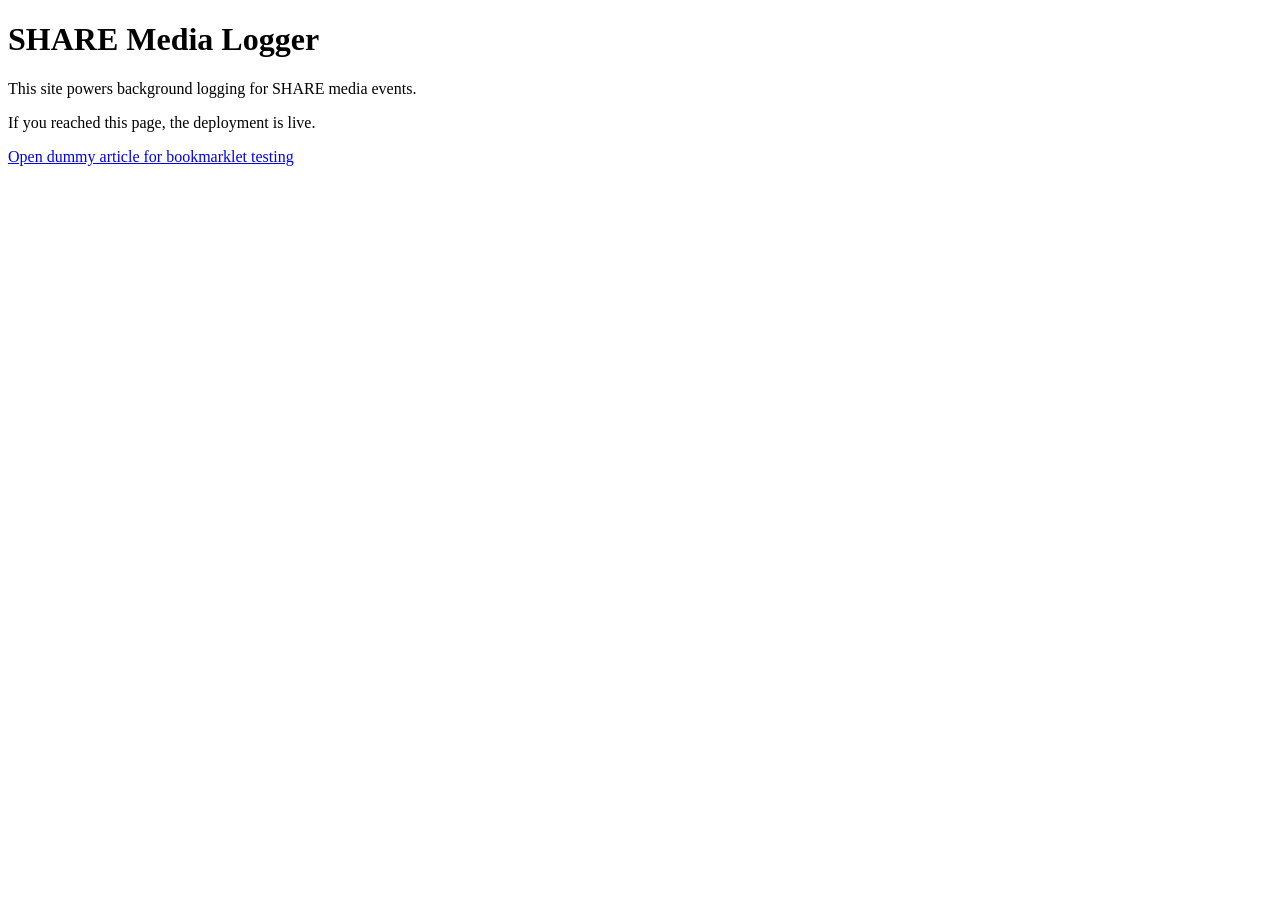
<file: index.html>
<!doctype html>
<html lang="en">
  <head>
    <meta charset="UTF-8" />
    <meta name="viewport" content="width=device-width, initial-scale=1.0" />
    <title>SHARE Media Logger</title>
  </head>
  <body>
    <main>
      <h1>SHARE Media Logger</h1>
      <p>This site powers background logging for SHARE media events.</p>
      <p>If you reached this page, the deployment is live.</p>
      <p><a href="/test_article.html">Open dummy article for bookmarklet testing</a></p>
    </main>
  </body>
</html>
</file>
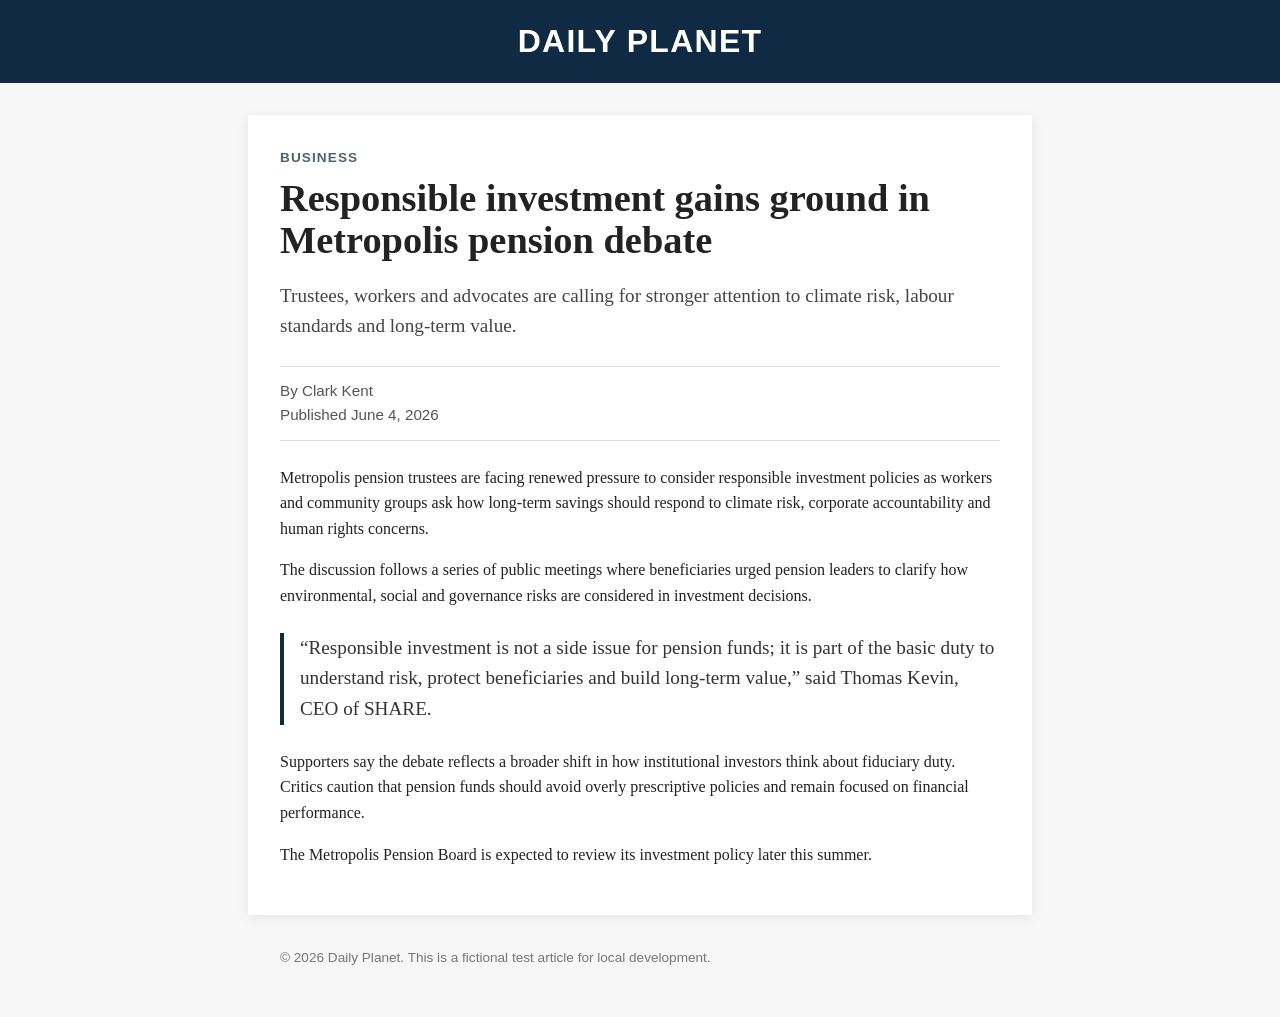
<file: test_article.html>
<!doctype html>
<html lang="en">
<head>
  <meta charset="utf-8">
  <meta name="viewport" content="width=device-width, initial-scale=1">

  <title>Responsible investment gains ground in Metropolis pension debate | Daily Planet</title>

  <!-- Open Graph metadata -->
  <meta property="og:type" content="article">
  <meta property="og:title" content="Responsible investment gains ground in Metropolis pension debate">
  <meta property="og:description" content="SHARE CEO Thomas Kevin says responsible investment is becoming a practical expectation for Metropolis pension trustees.">
  <meta property="og:site_name" content="Daily Planet">
  <meta property="og:url" content="https://dailyplanet.com/business/responsible-investment-metropolis-pensions">
  <meta property="article:published_time" content="2026-06-04T09:30:00-04:00">
  <meta property="article:author" content="Clark Kent">
  <meta name="author" content="Clark Kent">
  <link rel="canonical" href="https://dailyplanet.com/business/responsible-investment-metropolis-pensions">

  <!-- Basic structured data -->
  <script type="application/ld+json">
  {
    "@context": "https://schema.org",
    "@type": "NewsArticle",
    "headline": "Responsible investment gains ground in Metropolis pension debate",
    "description": "SHARE CEO Thomas Kevin says responsible investment is becoming a practical expectation for Metropolis pension trustees.",
    "datePublished": "2026-06-04T09:30:00-04:00",
    "author": {
      "@type": "Person",
      "name": "Clark Kent"
    },
    "publisher": {
      "@type": "Organization",
      "name": "Daily Planet",
      "url": "https://dailyplanet.com"
    },
    "mainEntityOfPage": "https://dailyplanet.com/business/responsible-investment-metropolis-pensions"
  }
  </script>

  <style>
    body {
      margin: 0;
      font-family: Georgia, "Times New Roman", serif;
      line-height: 1.6;
      color: #222;
      background: #f7f7f7;
    }

    header {
      background: #102a43;
      color: white;
      padding: 1rem;
      text-align: center;
    }

    .brand {
      font-family: Arial, sans-serif;
      font-size: 2rem;
      font-weight: 700;
      letter-spacing: 0.04em;
      text-transform: uppercase;
    }

    main {
      max-width: 720px;
      margin: 2rem auto;
      padding: 2rem;
      background: white;
      box-shadow: 0 2px 12px rgba(0, 0, 0, 0.08);
    }

    .section {
      font-family: Arial, sans-serif;
      color: #52616b;
      font-size: 0.85rem;
      font-weight: 700;
      text-transform: uppercase;
      letter-spacing: 0.08em;
    }

    h1 {
      font-size: 2.4rem;
      line-height: 1.1;
      margin: 0.5rem 0 1rem;
    }

    .dek {
      font-size: 1.2rem;
      color: #444;
      margin-bottom: 1rem;
    }

    .byline {
      font-family: Arial, sans-serif;
      font-size: 0.95rem;
      color: #555;
      border-top: 1px solid #ddd;
      border-bottom: 1px solid #ddd;
      padding: 0.75rem 0;
      margin: 1.5rem 0;
    }

    blockquote {
      border-left: 4px solid #102a43;
      margin: 1.5rem 0;
      padding-left: 1rem;
      font-size: 1.2rem;
      color: #333;
    }

    footer {
      max-width: 720px;
      margin: 1rem auto 3rem;
      padding: 0 2rem;
      font-family: Arial, sans-serif;
      color: #777;
      font-size: 0.85rem;
    }
  </style>
</head>
<body>
  <header>
    <div class="brand">Daily Planet</div>
  </header>

  <main>
    <article>
      <div class="section">Business</div>
      <h1>Responsible investment gains ground in Metropolis pension debate</h1>
      <p class="dek">Trustees, workers and advocates are calling for stronger attention to climate risk, labour standards and long-term value.</p>

      <div class="byline">
        By <span class="author">Clark Kent</span><br>
        Published <time datetime="2026-06-04T09:30:00-04:00">June 4, 2026</time>
      </div>

      <p>Metropolis pension trustees are facing renewed pressure to consider responsible investment policies as workers and community groups ask how long-term savings should respond to climate risk, corporate accountability and human rights concerns.</p>

      <p>The discussion follows a series of public meetings where beneficiaries urged pension leaders to clarify how environmental, social and governance risks are considered in investment decisions.</p>

      <blockquote>
        “Responsible investment is not a side issue for pension funds; it is part of the basic duty to understand risk, protect beneficiaries and build long-term value,” said Thomas Kevin, CEO of SHARE.
      </blockquote>

      <p>Supporters say the debate reflects a broader shift in how institutional investors think about fiduciary duty. Critics caution that pension funds should avoid overly prescriptive policies and remain focused on financial performance.</p>

      <p>The Metropolis Pension Board is expected to review its investment policy later this summer.</p>
    </article>
  </main>

  <footer>
    &copy; 2026 Daily Planet. This is a fictional test article for local development.
  </footer>
</body>
</html>
</file>
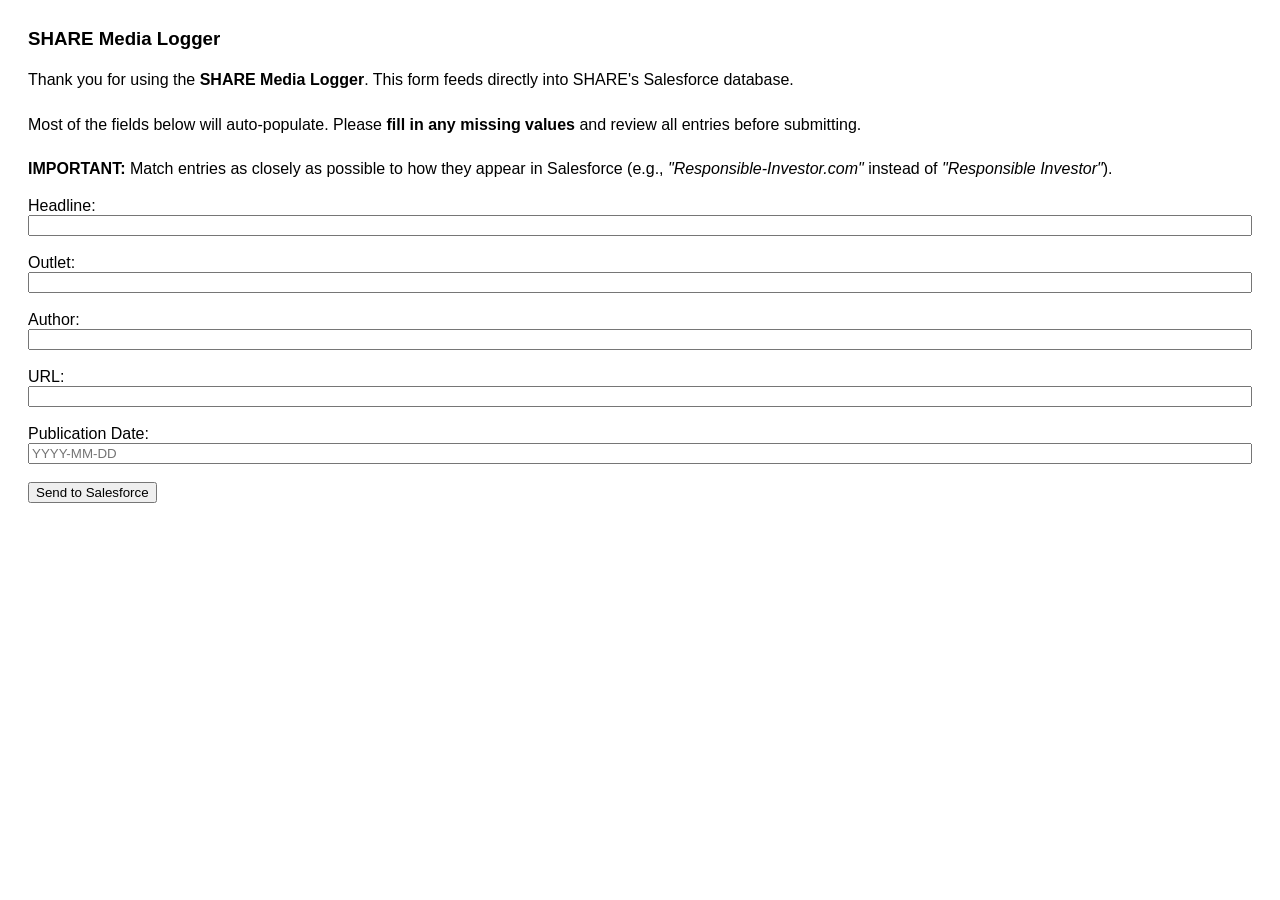
<file: bookmarklet/bookmarklet_form.html>
<html>
  <head>
    <title>Log Media Hit</title>
  </head>

  <body style="font-family: sans-serif; padding: 20px">
    <h3>SHARE Media Logger</h3>

    <p style="margin-bottom: 1em; line-height: 1.4">
      Thank you for using the <strong>SHARE Media Logger</strong>. This form
      feeds directly into SHARE's Salesforce database.<br /><br />

      Most of the fields below will auto-populate. Please
      <strong>fill in any missing values</strong> and review all entries before
      submitting.<br /><br />

      <strong>IMPORTANT:</strong> Match entries as closely as possible to how
      they appear in Salesforce (e.g.,
      <em>"Responsible-Investor.com"</em> instead of
      <em>"Responsible Investor"</em>).
    </p>

    <form method="POST" action="ZAPIER_WEBHOOK_URL">
      <label title="Title of the article as extracted from the page">
        Headline:<br />
        <input name="headline" value="" style="width: 100%" />
      </label>
      <br /><br />

      <label title="Name of the media outlet or publisher">
        Outlet:<br />
        <input name="outlet" value="" style="width: 100%" />
      </label>
      <br /><br />

      <label title="Author name, if available in the page metadata">
        Author:<br />
        <input name="author" value="" style="width: 100%" />
      </label>
      <br /><br />

      <label title="Full URL of the article">
        URL:<br />
        <input name="url" value="" style="width: 100%" />
      </label>
      <br /><br />

      <label title="Date of publication, if detected">
        Publication Date:<br />
        <input name="publication_date" value="" style="width: 100%" placeholder="YYYY-MM-DD"/>
      </label>
      <br /><br />

      <button type="submit">Send to Salesforce</button>
    </form>
  </body>
</html>
</file>
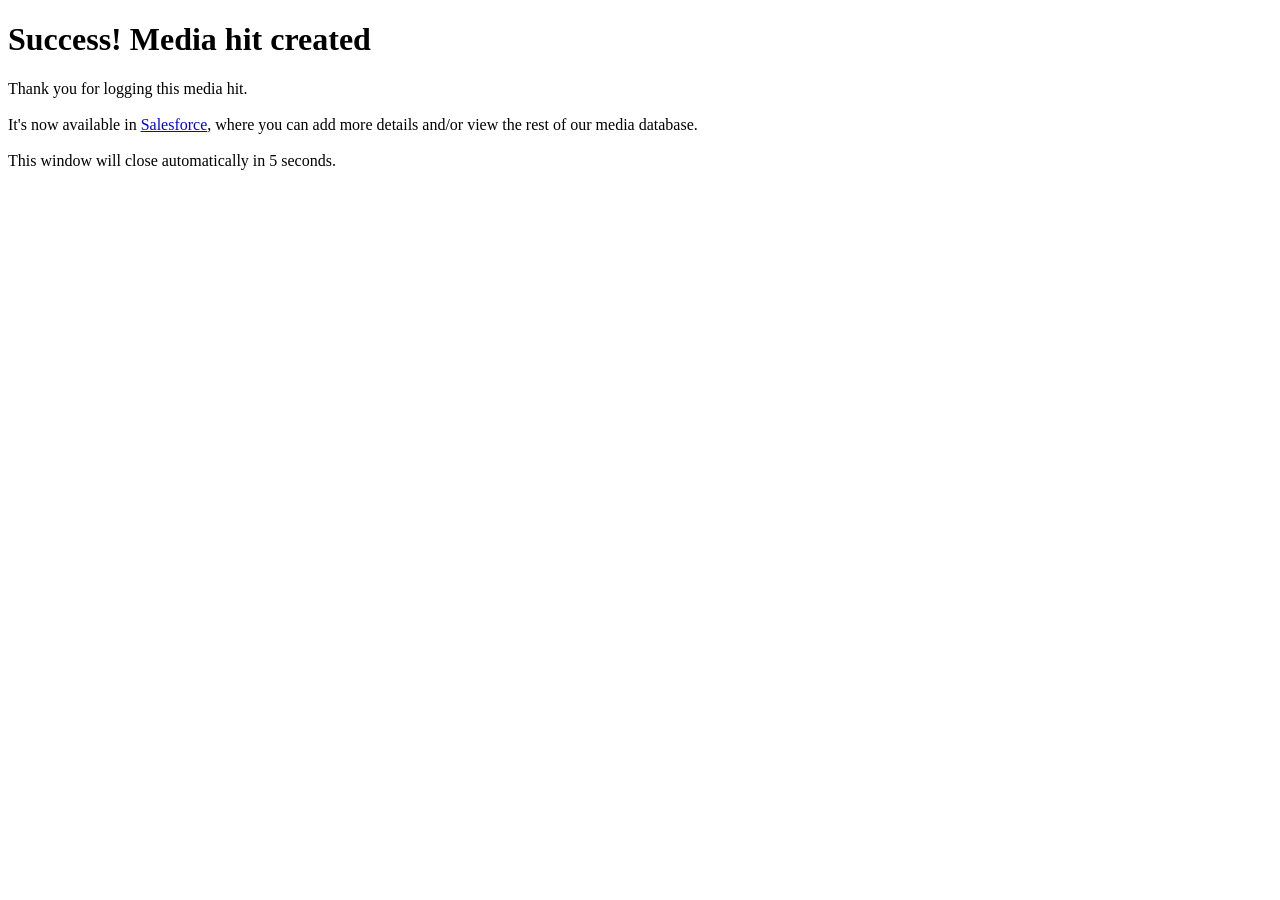
<file: netlify/functions/success_screen.html>
<!DOCTYPE html>
<html lang="en">
<head>
  <meta charset="UTF-8" />
  <title>SHARE Media Logger</title>
</head>
<body>
  <main>
    <h1>Success! Media hit created</h1>
    <p>
      Thank you for logging this media hit.
      <br><br>
      It's now available in <a href="{{SF_LINK}}" target="_blank" rel="noopener noreferrer">Salesforce</a>, where you can add more details and/or view the rest of our media database.
      <br><br>
      This window will close automatically in 5 seconds.
    </p>
  </main>
  <script>
    // Close the window after a short delay
    setTimeout(() => {
      window.close();
    }, 5000); 
  </script>
</body>
</html>
</file>
